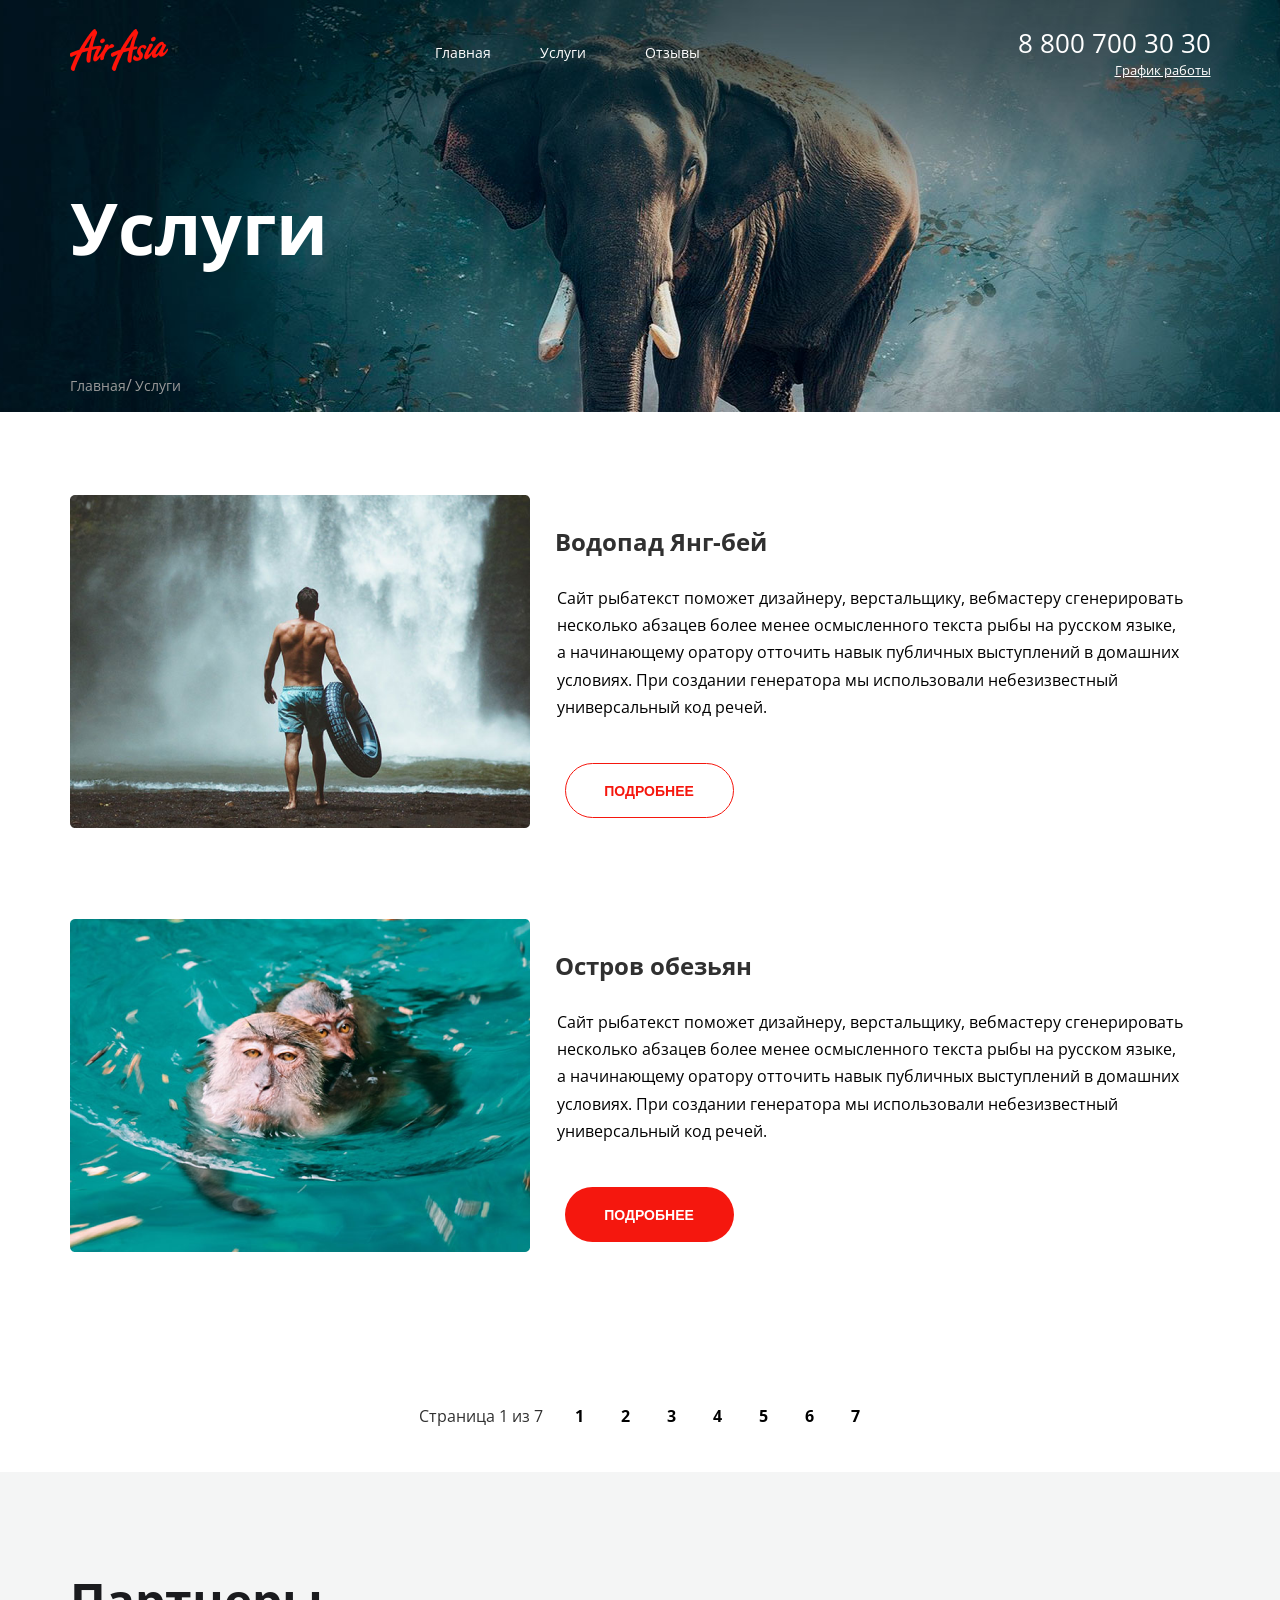
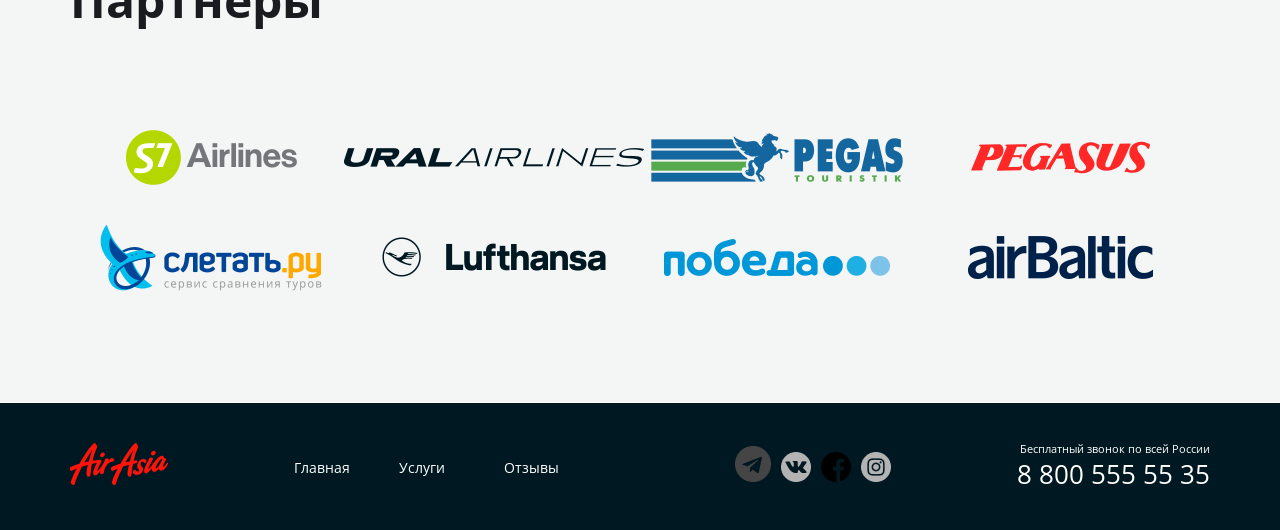
<file: index copy.html>
<!DOCTYPE html>
<html lang="ru">
  <head>
    <meta charset="UTF-8" />
    <meta name="viewport" content="width=device-width, initial-scale=1.0" />
    <link rel="preconnect" href="https://fonts.googleapis.com">
<link rel="preconnect" href="https://fonts.gstatic.com" crossorigin>
<link href="https://fonts.googleapis.com/css2?family=Open+Sans:wght@300;400;500;600;700;800&display=swap" rel="stylesheet">
    <link rel="stylesheet" href="./style.css">
    <title>Услуги</title>
  </head>
  <body>
    <div class="wrapper">
<selection class="top-line">
  <div class="container top-line__container">
    <header class="header">
      <div class="logo">
        <a href="#" class="logo__link">
          <img src="лого.png" alt="лого" class="logo__icon" />
        </a>
      </div>
      <nav class="menu">
        <ul class="menu__list">
          <li class="menu__item">
            <a href="https://juljulse.github.io/my-project-2/index.html" class="menu__link">Главная</a>
          </li>
          <li class="menu__item">
            <a href="http://127.0.0.1:5500/index%20copy.html" class="menu__link">Услуги</a>
          </li>
          <li class="menu__item">
            <a href="#" class="menu__link">Отзывы</a>
          </li>
        </ul>
      </nav>
      <address class="contacts">
        <a href="tel: +78007003030" class="contacts__tel">8 800 700 30 30</a>
        <span class="contacts__graph">График работы</span>
      </address>
    </header>
    <h1 class="page__title">Услуги</h1>
    <nav class="breadcrumbs">
      <ul class="breadcrumbs__list">
        <li class="breadcrumbs__item">
          <a href="https://juljulse.github.io/my-project-2/index.html" class="breadcrumbs__link">Главная</a>
        </li>
        <li class="breadcrumbs__item breadcrumbs__item--active">
          <a href="https://juljulse.github.io/my-project-2/index copy.html" class="breadcrumbs__link">Услуги</a>
        </li>
      </ul>
    </nav>
  </div>
</selection>
<main class="page-content">
  <div class="container">
    <ul class="services">
      <li class="services__item service">
        <div class="services__img">
          <img src="waterfall.png" class="services__img-elem" alt="car keys">
         </div>
         <div class="services__content">
           <h2 class="service__content">
            Водопад Янг-бей
           </h2>
           <div class="service__desc">
            <p>
              Сайт рыбатекст поможет дизайнеру, верстальщику, вебмастеру сгенерировать несколько абзацев более менее осмысленного текста рыбы на русском языке,  а начинающему оратору отточить навык публичных выступлений в домашних условиях. При создании генератора мы использовали небезизвестный универсальный код речей. 
            </p>
           </div>
           <div class="service__button">
            <button class="button button--border">Подробнее</button>
          </div>
         </div>
      </a>
   </li>
      <li class="services__item service">
          <div class="services__img">
            <img src="monkeys.png" class="services__img-elem" alt="car keys">
           </div>
           <div class="services__content">
             <h2 class="service__content">
              Остров обезьян
             </h2>
             <div class="service__desc">
              <p>
                Сайт рыбатекст поможет дизайнеру, верстальщику, вебмастеру сгенерировать несколько абзацев более менее осмысленного текста рыбы на русском языке,  а начинающему оратору отточить навык публичных выступлений в домашних условиях. При создании генератора мы использовали небезизвестный универсальный код речей. 
              </p>
             </div>
             <div class="service__button">
              <button class="button">Подробнее</button>
            </div>
           </div>
        </a>
     </li>
    </ul>
  </div>
    <div class="pager">
      <div class="pager__display">
        Страница <span>1</span> из <span>7</span>
      </div>
      <ul class="pager__list">
        <li class="pager__item">
          <a href="#" class="pager__link">1</a>
        </li>
        <li class="pager__item">
          <a href="#" class="pager__link">2</a>
        </li>
        <li class="pager__item">
          <a href="#" class="pager__link">3</a>
        </li>
        <li class="pager__item">
          <a href="#" class="pager__link">4</a>
        </li>
        <li class="pager__item">
          <a href="#" class="pager__link">5</a>
        </li>
        <li class="pager__item">
          <a href="#" class="pager__link">6</a>
        </li>
        <li class="pager__item">
          <a href="#" class="pager__link">7</a>
        </li>
      </ul>
    </div>
</main>
<section class="inner-section inner-section--bg--gray">
  <div class="container">
    <h2 class="inner-section__title">Партнеры</h2>
    <ul class="partners">
    <li class="partners__item">
      <a href="" class="partners__link">
        <img src="s7.png" alt="s7 logo"/>
      </a>
    </li>
    <li class="partners__item">
      <a href="" class="partners__link">
        <img src="ural.png" alt="ural logo"/>
      </a>
    </li>
    <li class="partners__item">
      <a href="" class="partners__link">
        <img src="pegas.png" alt="pegar logo"/>
      </a>
    </li>
    <li class="partners__item">
      <a href="" class="partners__link">
        <img src="pegasus.png" alt="pegasus logo"/>
      </a>
    </li>
    <li class="partners__item">
      <a href="" class="partners__link">
        <img src="lets-fly.png" alt="lets-fly" logo"/>
      </a>
    </li>
    <li class="partners__item">
      <a href="" class="partners__link">
        <img src="lufthansa.png" alt="lufthansa logo"/>
      </a>
    </li>
    <li class="partners__item">
      <a href="" class="partners__link">
        <img src="pobeda.png" alt="pobeda logo"/>
      </a>
    </li>
    <li class="partners__item">
      <a href="" class="partners__link">
        <img src="airbaltic.png" alt="airbaltic logo"/>
      </a>
    </li>
  </ul>
  </div>
</section>
<footer class="footer">
  <div class="container">
  <div class="logo">
    <a href="#" class="logo__link">
      <img src="лого.png" alt="" class="logo__icon" />
    </a>
  </div>
  <nav class="menu">
    <ul class="menu__list">
      <li class="menu__item">
        <a href="#" class="menu__link">Главная</a>
      </li>
      <li class="menu__item">
        <a href="#" class="menu__link">Услуги</a>
      </li>
      <li class="menu__item">
        <a href="#" class="menu__link">Отзывы</a>
      </li>
    </ul>
  </nav>
  <div class="socials">
    <ul class="socials__list">
      <li class="socials__item">
        <a href="https://web.telegram.org/a/" class="socials__link-tg">
          <img src="telegram.png" alt="ТГ" class="socials__icon" />
        </a>
      </li>
      <li class="socials__item">
        <a href="https://vk.com/" class="socials__link-vk">
          <img src="vk.png" alt="ВК" class="socials__icon" />
        </a>
      </li>
      <li class="socials__item">
        <a href="https://www.facebook.com/?locale=ru_RU" class="socials__link-fb">
          <img src="f.png" alt="ФБ" class="socials__icon" />
        </a>
      </li>
      <li class="socials__item">
        <a href="https://www.instagram.com/" class="socials__link-inst">
          <img src="in.png" alt="Инст" class="socials__icon" />
        </a>
      </li>
    </ul>
  </div>
  <address class="contacts">
    <div class="contacts__text">Бесплатный звонок по всей России</div>
    <a href="tel: +78005555535" class="contacts__tel">8 800 555 55 35</a>
  </address>
  </div>
</footer>
  </div>
    </div>
  </body>
</html>
</file>
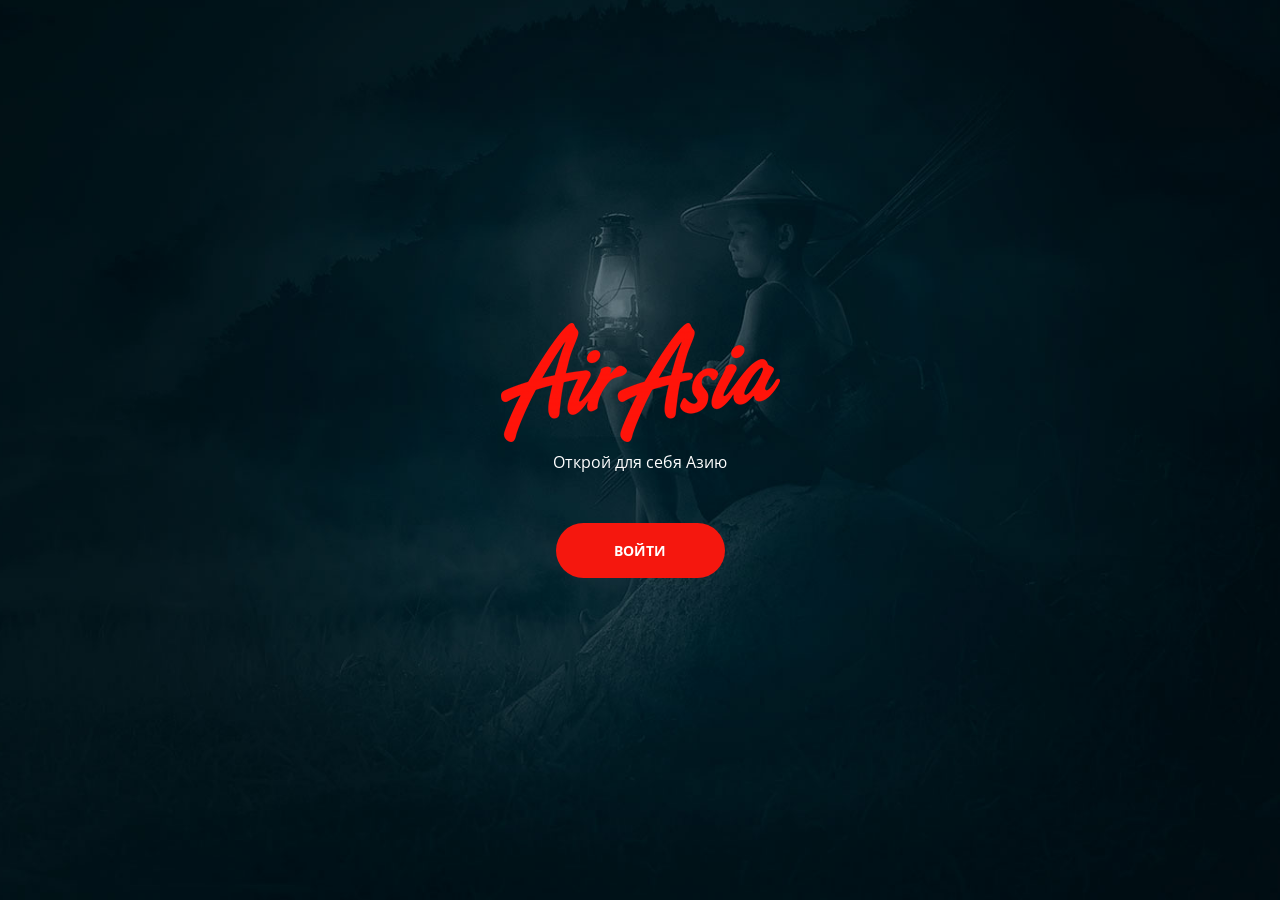
<file: preview.html>
<!DOCTYPE html>
<html lang="ru">
  <head>
    <meta charset="UTF-8" />
  <meta name="viewport" content="width=device-width, initial-scale=1.0" />
  <link rel="preconnect" href="https://fonts.googleapis.com">
  <link rel="preconnect" href="https://fonts.gstatic.com" crossorigin>
  <link href="https://fonts.googleapis.com/css2?family=Open+Sans:wght@300;400;500;600;700;800&display=swap" rel="stylesheet">
  <link rel="stylesheet" href="./style.css">
  <title>Приветственная страница</title>
  </head>
  <body>
      <div class="welcome">
       <div class="welcome__container">
        <div class="central central--azia">
        <img src="lo.png" alt="logo" class="central__logo" alt="azia">
        <div class="central__desc">Открой для себя Азию</div>
        <a href="https://juljulse.github.io/my-project-2/index.html" class="button">Войти</a>
       </div>
      </div>
      </div>
    </header>
  </body>
</html>
</file>
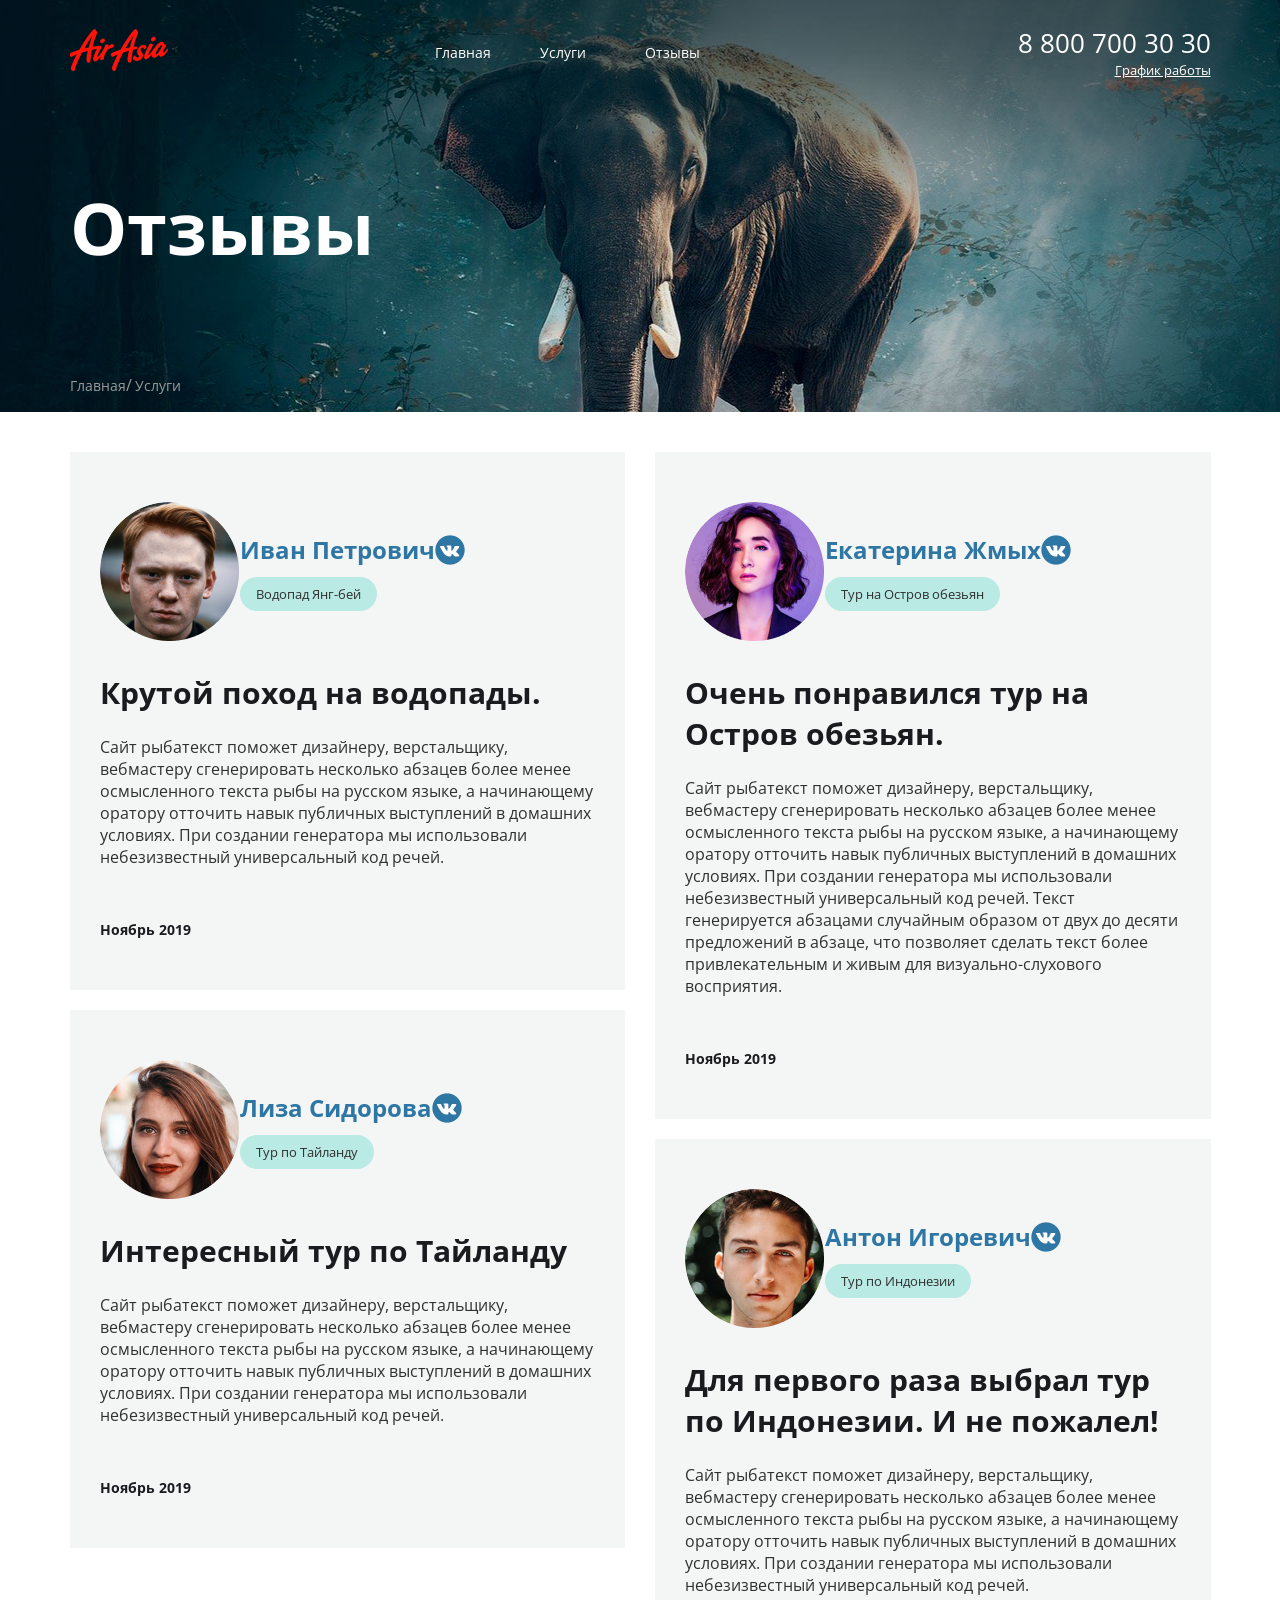
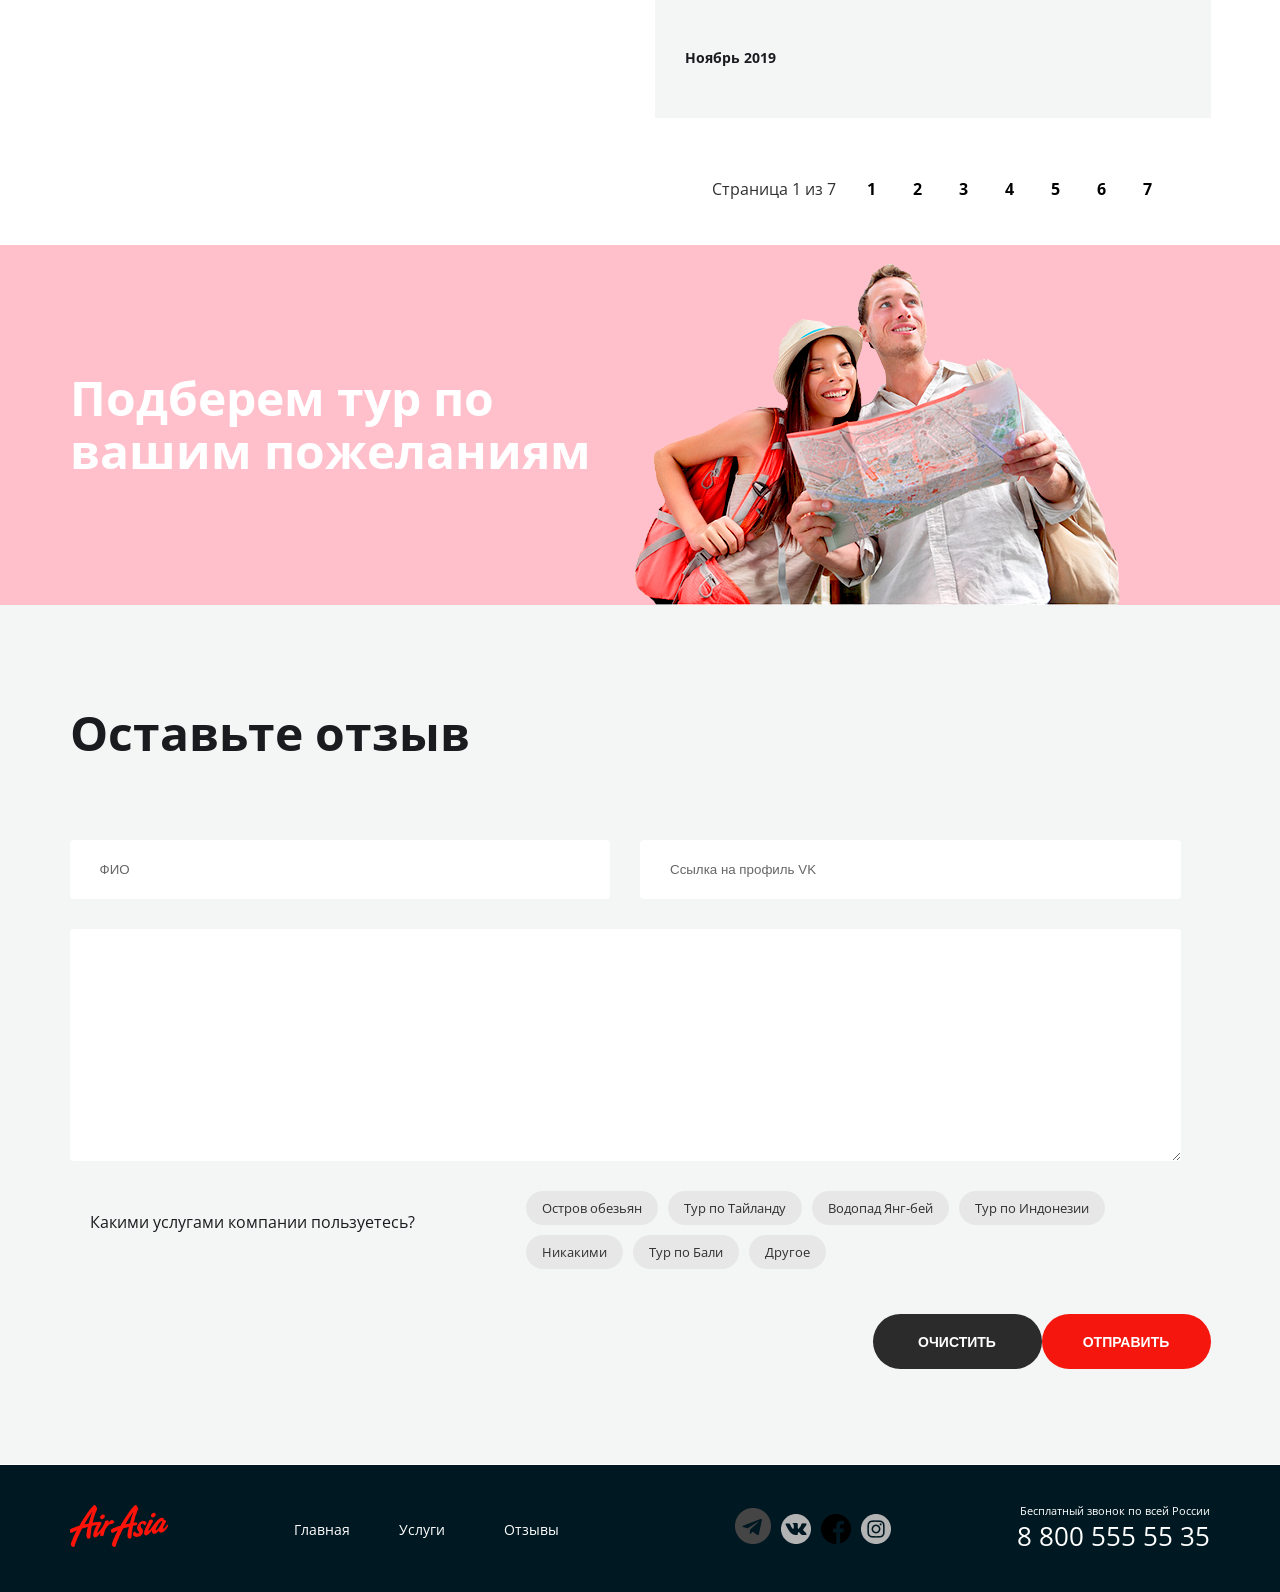
<file: reviews.html>
<!DOCTYPE html>
<html lang="ru">
  <head>
    <meta charset="UTF-8" />
    <meta name="viewport" content="width=device-width, initial-scale=1.0" />
    <link rel="preconnect" href="https://fonts.googleapis.com">
<link rel="preconnect" href="https://fonts.gstatic.com" crossorigin>
<link href="https://fonts.googleapis.com/css2?family=Open+Sans:wght@300;400;500;600;700;800&display=swap" rel="stylesheet">
    <link rel="stylesheet" href="./style.css">
    <title>Отзывы</title>
  </head>
  <body>
    <div class="wrapper">
<selection class="top-line">
  <div class="container top-line__container">
    <header class="header">
      <div class="logo">
        <a href="#" class="logo__link">
          <img src="лого.png" alt="лого" class="logo__icon" />
        </a>
      </div>
      <nav class="menu">
        <ul class="menu__list">
          <li class="menu__item">
            <a href="https://juljulse.github.io/my-project-2/index.html" class="menu__link">Главная</a>
          </li>
          <li class="menu__item">
            <a href="http://127.0.0.1:5500/index%20copy.html" class="menu__link">Услуги</a>
          </li>
          <li class="menu__item">
            <a href="#" class="menu__link">Отзывы</a>
          </li>
        </ul>
      </nav>
      <address class="contacts">
        <a href="tel: +78007003030" class="contacts__tel">8 800 700 30 30</a>
        <span class="contacts__graph">График работы</span>
      </address>
    </header>
    <h1 class="page__title">Отзывы</h1>
    <nav class="breadcrumbs">
      <ul class="breadcrumbs__list">
        <li class="breadcrumbs__item">
          <a href="https://juljulse.github.io/my-project-2/index.html" class="breadcrumbs__link">Главная</a>
        </li>
        <li class="breadcrumbs__item breadcrumbs__item--active">
          <a href="https://juljulse.github.io/my-project-2/index copy.html" class="breadcrumbs__link">Услуги</a>
        </li>
      </ul>
    </nav>
  </div>
</selection>
<main class="page-content">
  <div class="container">
    <ul class="reviews">
    <li class="reviews__item review">
      <div class="review__header">
        <div class="review__photo">
           <div class="avatar">
            <img src="Ivan.png" alt="user" class="avatar__icon">
            </div>
        </div>
        <div class="review__userdata">
            <a href="" class="review__user">Иван Петрович</a>
            <ul class="review__tags">
                <li class="review__tag-item tag">Водопад Янг-бей</li>
            </ul>
            </div>
                  </div>
                  <div class="review__content">
                    <h3 class="review__title">Крутой поход на водопады.</h3>
                    <div class="review__content-text">
                    <p>
                      Сайт рыбатекст поможет дизайнеру, верстальщику, вебмастеру сгенерировать несколько абзацев более менее осмысленного текста рыбы на русском языке, а начинающему оратору отточить навык публичных выступлений в домашних условиях. При создании генератора мы использовали небезизвестный универсальный код речей.       </div>
                  <time class="review__date">Ноябрь 2019</time>
                </li>
                <li class="reviews__item review">
                  <div class="review__header">
                    <div class="review__photo">
                      <div class="avatar">
                        <img src="Эллипс.png"user" class="avatar__icon">
                        </div>
                    </div>
                    <div class="review__userdata">
                        <a href="" class="review__user">Лиза Сидорова</a>
                        <ul class="review__tags">
                            <li class="review__tad-item tag">Тур по Тайланду</li>
                        </ul>
                    </div>
                  </div>
                  <div class="review__content">
                    <h3 class="review__title">Интересный тур по Тайланду</h3>
                    <div class="review__content-text">
                    <p>
                      Сайт рыбатекст поможет дизайнеру, верстальщику, вебмастеру сгенерировать несколько абзацев более менее осмысленного текста рыбы на русском языке, а начинающему оратору отточить навык публичных выступлений в домашних условиях. При создании генератора мы использовали небезизвестный универсальный код речей.               </div>
                  <time class="review__date">Ноябрь 2019</time>
                </li>
                <li class="reviews__item review">
                  <div class="review__header">
                    <div class="review__photo">
                      <div class="avatar">
                        <img src="Ekat.png"user" class="avatar__icon">
                        </div>
                    </div>
                    <div class="review__userdata">
                        <a href="" class="review__user">Екатерина Жмых</a>
                        <ul class="review__tags">
                            <li class="review__tad-item tag">Тур на Остров обезьян</li>
                        </ul>
                    </div>
                  </div>
                  <div class="review__content">
                    <h3 class="review__title">Очень понравился тур на Остров обезьян.</h3>
                    <div class="review__content-text">
                    <p>
                      Сайт рыбатекст поможет дизайнеру, верстальщику, вебмастеру сгенерировать несколько абзацев более менее осмысленного текста рыбы на русском языке, а начинающему оратору отточить навык публичных выступлений в домашних условиях. При создании генератора мы использовали небезизвестный универсальный код речей. Текст генерируется абзацами случайным образом от двух до десяти предложений в абзаце, что позволяет сделать текст более привлекательным и живым для визуально-слухового восприятия.                  </div>
                  <time class="review__date">Ноябрь 2019</time>
                </li>
                <li class="reviews__item review">
                  <div class="review__header">
                    <div class="review__photo">
                       <div class="avatar">
                        <img src="Anton.png" alt="user" class="avatar__icon">
                        </div>
                    </div>
                    <div class="review__userdata">
                        <a href="" class="review__user">Антон Игоревич</a>
                        <ul class="review__tags">
                            <li class="review__tad-item tag">Тур по Индонезии</li>
                        </ul>
                    </div>
                  </div>
                  <div class="review__content">
                    <h3 class="review__title">Для первого раза выбрал тур по Индонезии. И не пожалел!</h3>
                    <div class="review__content-text">
                    <p>
                    Сайт рыбатекст поможет дизайнеру, верстальщику, вебмастеру сгенерировать несколько абзацев более менее осмысленного текста рыбы на русском языке, а начинающему оратору отточить навык публичных выступлений в домашних условиях. При создании генератора мы использовали небезизвестный универсальный код речей. </p>
                  </div>
                  <time class="review__date">Ноябрь 2019</time>
                </li>
                <div class="pager">
                  <div class="pager__display">
                    Страница <span>1</span> из <span>7</span>
                  </div>
                  <ul class="pager__list">
                    <li class="pager__item">
                      <a href="#" class="pager__link">1</a>
                    </li>
                    <li class="pager__item">
                      <a href="#" class="pager__link">2</a>
                    </li>
                    <li class="pager__item">
                      <a href="#" class="pager__link">3</a>
                    </li>
                    <li class="pager__item">
                      <a href="#" class="pager__link">4</a>
                    </li>
                    <li class="pager__item">
                      <a href="#" class="pager__link">5</a>
                    </li>
                    <li class="pager__item">
                      <a href="#" class="pager__link">6</a>
                    </li>
                    <li class="pager__item">
                      <a href="#" class="pager__link">7</a>
                    </li>
                  </ul>
                </div>
                </main>
            <selection class="separator">
                <div class="container">
                    <div class="separator__content">
                        <h2 class="separator__title">
                            Подберем тур по вашим пожеланиям
                        </h2>
                    </div>
                </div>
            </selection>
            <section class="inner-section inner-section--bg--gray">
              <div class="container">
                <h2 class="inner-section__title">Оставьте отзыв</h2>
                <form class="form">
                  <div class="form__row">
                  <input type="text" placeholder="ФИО" class="form__input">
                  <input type="text" placeholder="Ссылка на профиль VK" class="form__input">
                </div>
                <div class="form__row">
                  <textarea class="form__input form__input--textarea"></textarea>
                </div>
                <div class="form__controls">
                  <div class="form__controls-title">Какими услугами компании пользуетесь?</div>
                  <ul class="controls">
                    <li class="controls__item">
                      <lable class="controls__elem">
                        <input type="checkbox" class="controls__checkbox">
                      <div class="tag controls__tag">Остров обезьян</div>
                      </lable>
                    </li>
                    <li class="controls__item">
                      <lable class="controls__elem">
                        <input type="checkbox" class="controls__checkbox">
                      <div class="tag controls__tag">Тур по Тайланду</div>
                      </lable>
                    </li>
                    <li class="controls__item">
                      <lable class="controls__elem">
                        <input type="checkbox" class="controls__checkbox">
                      <div class="tag controls__tag">Водопад Янг-бей</div>
                      </lable>
                    </li>
                    <li class="controls__item">
                      <lable class="controls__elem">
                        <input type="checkbox" class="controls__checkbox">
                      <div class="tag controls__tag">Тур по Индонезии</div>
                      </lable>
                    </li>
                    <li class="controls__item">
                      <lable class="controls__elem">
                        <input type="checkbox" class="controls__checkbox">
                      <div class="tag controls__tag">Никакими</div>
                      </lable>
                    </li>
                    <li class="controls__item">
                      <lable class="controls__elem">
                        <input type="checkbox" class="controls__checkbox">
                      <div class="tag controls__tag">Тур по Бали</div>
                      </lable>
                    </li>
                    <li class="controls__item">
                      <lable class="controls__elem">
                        <input type="checkbox" class="controls__checkbox">
                      <div class="tag controls__tag">Другое</div>
                      </lable>
                    </li>
                  </ul>
                </div>
                <div class="form__btn">
                  <button type="submit" class="btn form__btm btn--color--red">Отправить</button>
                  <button type="reset" class="btn form__btn btn--color--black">Очистить</button>
                </div>
                </form>
              </div>
            </selection>
            </section>
            <footer class="footer">
              <div class="container">
              <div class="logo">
                <a href="#" class="logo__link">
                  <img src="лого.png" alt="" class="logo__icon" />
                </a>
              </div>
              <nav class="menu">
                <ul class="menu__list">
                  <li class="menu__item">
                    <a href="#" class="menu__link">Главная</a>
                  </li>
                  <li class="menu__item">
                    <a href="#" class="menu__link">Услуги</a>
                  </li>
                  <li class="menu__item">
                    <a href="#" class="menu__link">Отзывы</a>
                  </li>
                </ul>
              </nav>
              <div class="socials">
                <ul class="socials__list">
                  <li class="socials__item">
                    <a href="https://web.telegram.org/a/" class="socials__link-tg">
                      <img src="telegram.png" alt="ТГ" class="socials__icon" />
                    </a>
                  </li>
                  <li class="socials__item">
                    <a href="https://vk.com/" class="socials__link-vk">
                      <img src="vk.png" alt="ВК" class="socials__icon" />
                    </a>
                  </li>
                  <li class="socials__item">
                    <a href="https://www.facebook.com/?locale=ru_RU" class="socials__link-fb">
                      <img src="f.png" alt="ФБ" class="socials__icon" />
                    </a>
                  </li>
                  <li class="socials__item">
                    <a href="https://www.instagram.com/" class="socials__link-inst">
                      <img src="in.png" alt="Инст" class="socials__icon" />
                    </a>
                  </li>
                </ul>
              </div>
              <address class="contacts">
                <div class="contacts__text">Бесплатный звонок по всей России</div>
                <a href="tel: +78005555535" class="contacts__tel">8 800 555 55 35</a>
              </address>
            </div>
            </footer>
                </div>
                  </div>
                </body>
              </html>
</file>
<file: style.css>
*{
   box-sizing: border-box;
}

html {
  background-image: url(background.jpg);
}

body {
   margin: 0;
   font-family: 'Open Sans', sans-serif;
   color: #fff;
}

a {
  color: inherit;
}

.img {
   display: block;
   max-width: 100%;
}

.header {
  padding-top: 25px;
  margin-bottom: 0;
  display: flex;
  justify-content: space-between;
  align-items: center;
}

h1, h2, h3, h4, h5, p{
   margin: 0;
}

*{
   text-decoration: none;
}

address {
   font-style: normal;
}

.p {
   margin-top: 0;
}

ul, li {
   list-style: none;
   margin: 0;
   padding: 0;
}

.button {
   background: transparent;
   padding: 0;
   border: 1px solid transparent;
}

.container {
   width: 1141px;
   margin: 0 auto;
}


.logo {
   top: 30px;
   left: 106px;
}

.menu__list {
   display: flex;
   align-items: start;
   justify-content: start;
   
}

.menu__item {
   display: inline-block;
   vertical-align: middle;
   margin-right: 30px;
   width: 75px;
}

.menu__link {
  font-size: 14px;
  text-decoration: none;
  margin right: 0;
}

.contacts {
    top: 28px;
    right: 0;
    font-style: normal;
    text-align: right;
    font-size: 26px;
    display: flex;
    flex-direction: column;
}

.contacts__text {
   font-size: 11px;
}

.contacts__graph {
   display: block;
  top: 29px;
  left: 905px;
  font-size: 13px;
  text-decoration: underline;
}

.ul {
  top: 29px;
}

.preview {
   margin-bottom: 138px;
}
.preview__title {
   display: block;
   font-size: 72px;
   font-weight: bold;
   margin-bottom: 18px;
   width: 511px;
   height: 197px;
   margin-top: 75px;
}

.preview__text {
   font-size: 18px;
}

.preview__text {
  font-size: 17px;
  font-weight: bold;
  margin-bottom: 45px;
  margin-top: 25px;
}

.button {
   background: #F5170E;
   border-radius: 35px;
   height: 55px;
   width: 169px;
   display: flex;
   align-items: center;
   justify-content: space-around;
   text-transform: uppercase;
   color: #fff;
   font-size: 14px;
   font-weight: 700;
   cursor: pointer;
}

.button--border {
   background: transparent;
   border-color: #F5170E;
   color: #F5170E;
}

.hot-tours__title-text {
   font-size: 36px;
   font-weight: 700;
   margin-bottom: 45px;
   margin-top: 94px;
}

.hot-tours__title-icon {
   margin-top: 106px;
}

 .hot-tours__image {
   min-height: 144px;
   margin-bottom: 26px;
}

.hot-tours__item {
   position: relative;
  display: inline-block;
  width: 363px;
  border: 1px solid;
  margin-right: 19px;
  background: #fff;
  height: 460px;
}

.hot-tours__item:last-child{
   margin-right: 0;
}

.hot-tours__header {
   width: 362px;
   height: 144px;
   top: 875px;
   border-radius: 5px, 5px, 0px, 0px;
}

.hot-tours__content-img {
   display: block;
   width: 362px;
   height: 144px;
   top: 875px;
   border-radius: 5px, 5px, 0px, 0px;  
}

.hot-tours__content {
   padding: 0px 0px;
}

.hot-tours__options-item {
   display: inline-block;
   font-size: 16px;
   font-weight: 90px;
   color: #666666;
   padding: 12px;
   vertical-align: top;
   margin-left: 15px;
   
}

.hot-tours__options-item:last-child {
   margin-bottom: 0;
}


.hot-tours__header {
   position: relative;
   left: 20px;
   right: 80px;
}

.hot-tours__button {
   margin-top: 20px;
}

.news__title {
   width: 325px;
   height: 80px;
   top: 1451px;
   left: 390px;
   margin-top: 122px;
   font-size: 36px;
}

.news__item {
   display: inline-block;
   width: 567px;
   position: relative;
   vertical-align: top;
   top: 26px;
}

.hot-tours__subtitle {
   font-size: 24px;
   font-weight: bold;
   color: black;
   margin-bottom: 20px;
}

.hot-tours__title-text {
   display: inline-block;
   vertical-align: top;
}
.news__item:last-child {
   margin-right: 0;
}

.hot-tours__text {
   font-size: 14px;
   font-weight: 400;
   color: black;
   padding: 10px 30px;
}

.news__content {
   bottom: 0;
   position: relative;
   padding: 0 37px;
   margin-bottom: 47px;
}


.paginator {
   display: flex;
   align-items: center;
   justify-content: center;
   margin-top: 35px;
}

.paginator__display, .paginator__list, .paginator__item {
   display: inline-block;
}

.paginator__link {
   display: flex;
   align-items: center;
   justify-content: center;
   text-align: center;
   height: 32px;
   width: 32px;
   border-radius: 50%;
   background: transparent;

   font-weight: 700;
   font-size: 16px;
   color: #fff;
   line-height: 32px;

   transition: .4s;
}

.paginator__link:hover {
   color: #F5170E;
   background: #fff;
}

.about:before {
   content: "";
   display: inline-block;
   vertical-align: top;
   width: 490px;
   height: 505px;
   background: url(gates.png) center center / cover no-repeat;
   margin-top: 80px;
}

.about__content {
   background: url(mountains.png);
   padding: 98px 98px;
   width: 780px;
   display: inline-block;
   vertical-align: top;
   margin-left: 357px;
   margin-top: -413px;
   font-size: 16px;
}
.about__title {
   font-weight: bold;
   font-size: 34px;
   margin-bottom: 40px;
   margin-top: -8px;
}

.about__text {
   margin-bottom: 42px;
}

.about__text p {
   margin-bottom: 20px;
}

.about__text p:last-child {
   margin-bottom: 0;
}

.socials__link {
   display: block;
   text-decoration: none;
   width: 36px;
   height: 36px;
}

.socials__item--icon--tg .socials__link {
background-image: url("./img/icons/telegram.png");
}

.socials__item--icon--tg .socials__link:hover {
   background-image: url("./telegram-hjver.png");
}

.socials__item--icon--vk .socials__link {
   background-image: url("./vk.png");
   }
   
.socials__item--icon--vk .socials__link:hover {
   background-image: url("./vk-hover.png");
}

.socials__item--icon--fb .socials__link {
   background-image: url("./f.png");
}
      
.socials__item--icon--fb .socials__link:hover {
      background-image: url("./f-hover.png");
}

.socials__item--icon--inst .socials__link {
      background-image: url("./in.png");
}
      
.socials__item--icon--inst .socials__link:hover {
         background-image: url("./in.png");
}

.socials__item {
   display: inline-block;
   vertical-align: middle;
   margin-right: 10px;
}

.socials {
      display: flex;
      justify-content: center;
      align-self: center;
}

.socials__item:last-child {
   margin-right: 0;
}

.footer {
   border-top: 1px solid #fff;
   width: 100%;
   left: 0;
   right: 0;
   margin: auto;
   background: #001821;
}

/*index copy.html */

.top-line {
   min-height: 412px;
   display: flex;
   flex-direction: column;
   padding-bottom: 16px;
   background: url(headline\ 1.png) right 28% top no-repeat;
}

.top-line__container {
   display: flex;
   flex: 1;
   flex-direction: column;
   justify-content: space-between;
}

.page__title {
   font-size: 72px;
   line-height: 1;
   font-weight: bold;
}

.breadcrumbs__list {
   display: flex;
   align-items: center;
}

.breadcrumbs__link {
   color:#9A9A9A;
   font-size: 14px;
}

.breadcrumbs__item {
   display: flex;
   align-items: center;
   margin-right: 3px;
}

.breadcrumbs__item--active .breadcrumbs__link {
   color: #9A9A9A;
   text-decoration: none;
}

.breadcrumbs__item:after {
   content: "/";
   color: #9A9A9A;
}

.breadcrumbs__item:last-child:after {
   display: none;
}

.page-content .container {
   display: flex;
   align-items: center;
   max-width: 1168px;

}
.page-content {
   background:#fff;
   color: #303030; 
   padding: 40px 0;
}

.services {
   margin-bottom: 65px;
}

.service {
   display: flex;
   padding: 43px 0px;
   text-decoration: none;
   align-items: flex-end
}

.service:hover {
   background: #fff;
}

.service__img {
   width: 30%;
   margin-right: 7%;
}

.service__content {
   display: flex;
   flex: 1;
   margin-left: 39px;
   margin: 25px;;
   align-items: center;
   justify-self: center;
   justify-content: space-between;
}

.service__title {
   font-size: 36px;
   font-weight: bold;
   margin-bottom: 22px;
   color: #000000;
}

.service__desc {
   line-height: 1.7;
   margin-bottom: 30px;
   color: #000000; 
   margin: 27px;
}

.service__button {
   padding: 15px 35px;
}

.pager__display, .pager__list, .pager__item {
   display: inline-block;
   margin-left: 10px;
   position: relative;
}

.pager {
   display: flex;
   justify-content: center;
   align-items: baseline;
   margin-top: 35px;
}

.pager__link {
   display: inline-block;
   text-align: center;
   height: 32px;
   width: 32px;
   border-radius: 50%;
   background: transparent;

   font-weight: 700;
   font-size: 16px;
   color: #000000;
   line-height: 32px;

   transition: .4s;
}

.pager__link:hover {
   background: #F5170E;
   color: #fff;
}

.inner-section {
   background: #F4F5F5;
   color: #000000;
   padding: 95px 0;
}

.inner-section__title{
   font-size: 48px;
   font-weight: bold;
   margin-bottom: 75px;
   color: #1A1B1E;
} 
.partners__link {
   text-decoration: none;
   display: flex;
   width: 283px;
   height: 100px;
   align-items: center;
   justify-content: center;
}

.partners {
   display: flex;
   flex-wrap: wrap;
}

.socials__list {
   display: flex;
   justify-content: flex-start;
   align-items: baseline;
}


/*review*/



.reviews {
   display: inline-block;
   column-count: 2;
   column-gap: 30px;
}

.reviews__item {
   margin-bottom: 20px;
}

.review {
   display: inline-flex;
   flex-direction: column;
   padding: 50px 30px;
   background: #F4F5F5;
}

.review__header {
   display: flex;
   align-items: center;
   margin-bottom: 30px;
}

.review__user {
   display: flex;
   align-items: center;
   font-size: 24px;
   font-weight: bold;
   color: #2E77A4;
   margin-bottom: 11px;
}

.review__user:after {
   content: url(vk-blue\ 1.png);
   height: 29px;
}

.avatar {
   height: 140px;
   width: 140px;
   overflow: hidden;
    border-radius: 50%;
}

.review__tags {
   display: flex;
   align-items: flex-start;
}

.review__tag-item {
   background: #B9EAE4;
}
.tag {
   font-size: 13px;
   color: #303030;
   padding: 8px 16px;
   border-radius: 50px;
   background: #B9EAE4;
}

.review__title {
    font-size: 30px;
    color: #1A1B1E;
    font-weight: bold;
    margin-bottom: 23px;
}

.review__content-text {
   margin-bottom: 50px;
}

.review__date {
   font-size: 14px;
   color: #1A1B1E;
   font-weight: bold;
}

.separator {
   background: pink url(couple.png) right 20% bottom no-repeat;
   min-height: 360px;
   display: flex;
   flex-direction: column;
   justify-content: center;
   color: #FFFFFF;
}

.separator__content {
   max-width: 50%;
}

.separator__title {
   font-size: 48px;
   font-weight: bold;
   line-height: 1.1;
}

.footer .container {
   display: flex;
   align-content: center;
   justify-content: space-between;
   flex-wrap: nowrap;
   flex-direction: row;
   align-items: center;
   padding: 38px 0;
}


.form__row {
   display: flex;
   margin-bottom: 30px;
   color: #1A1B1E;
}

.form__input {
   flex: 1;
   margin-right: 30px;
   border-radius: 4px;
   border: none;
   background: #fff;
   padding: 22px 30px;
   color: #1A1B1E;
}

.form__input::placeholder {
   color: #666;
}

.form__input:last-child {
   margin-right: 30px;
}

.form__input--textarea {
   height: 232px;
}

.controls__checkbox:checked ~ .controls__tag {
   background: #E7E7E7;
}

.controls__checkbox {
   display: none;
}

.controls__elem {
   cursor: pointer;
}

.controls__tag {
   background: #E7E7E7;
}

.controls__tag:hover {
   background: #B9EAE4;
}

.form__controls {
   display: flex;
   margin-bottom: 35px;
}

.form__controls-title {
   width: 40%;
   padding: 20px;
   color: #1A1B1E;
}

.controls {
   display: flex;
   flex: 1;
   flex-wrap: wrap;
}

.controls__item {
   margin-bottom: 10px;
   margin-right: 10px;
}

.btn--color--red {
   background: #F5170E;
   border-radius: 35px;
   height: 55px;
   width: 169px;
   display: flex;
   align-items: center;
   justify-content: space-around;
   text-transform: uppercase;
   color: #fff;
   font-size: 14px;
   font-weight: 700;
   cursor: pointer;
   border: none;
}

.btn--color--black {
   background: #2B2B2B;
   border-radius: 35px;
   height: 55px;
   width: 169px;
   display: flex;
   align-items: center;
   justify-content: space-around;
   text-transform: uppercase;
   color: #fff;
   font-size: 14px;
   font-weight: 700;
   cursor: pointer;
   border: none;
}

.btn--color--black:hover {
   background: #F5170E;
}
.form__btn {
   display: flex;
    align-items: center;
    display: flex;
    flex-direction: row-reverse
}

.form__btn:last-child {
   margin-right: 0;
}

.form__btns {
   display: flex;
   justify-content: flex-end;
}


/*preview.html*/


.welcome {
   display: flex;
   position: fixed;
   top: 0;
   left: 0;
   width: 100%;
   height: 100%;
   align-items: center;
   justify-content: center;
   background: url(bg.png) center bottom/cover no-repeat;
}

.central {
   display: flex;
   flex-direction: column;
   align-items: center;
}

.central__logo {
   margin-bottom: 9px;
}

.central__desc{
   margin-bottom: 50px;
}
.central--azia {
   opacity: 0;
   animation: zoom .9s ease-in;
   animation-fill-mode: forwards;
}

@keyframes zoom {
   0% {
      transform: scale(.7);
   }

   20% {
      transform: scale(1.15);
   }

   40% {
      transform: scale(.9);
   }

   60% {
      transform: scale(1.1);
   }

   80% {
      transform: scale(.95);
   }

   100% {
      opacity: 1;
      transform: scale(1);
   }
}
</file>
